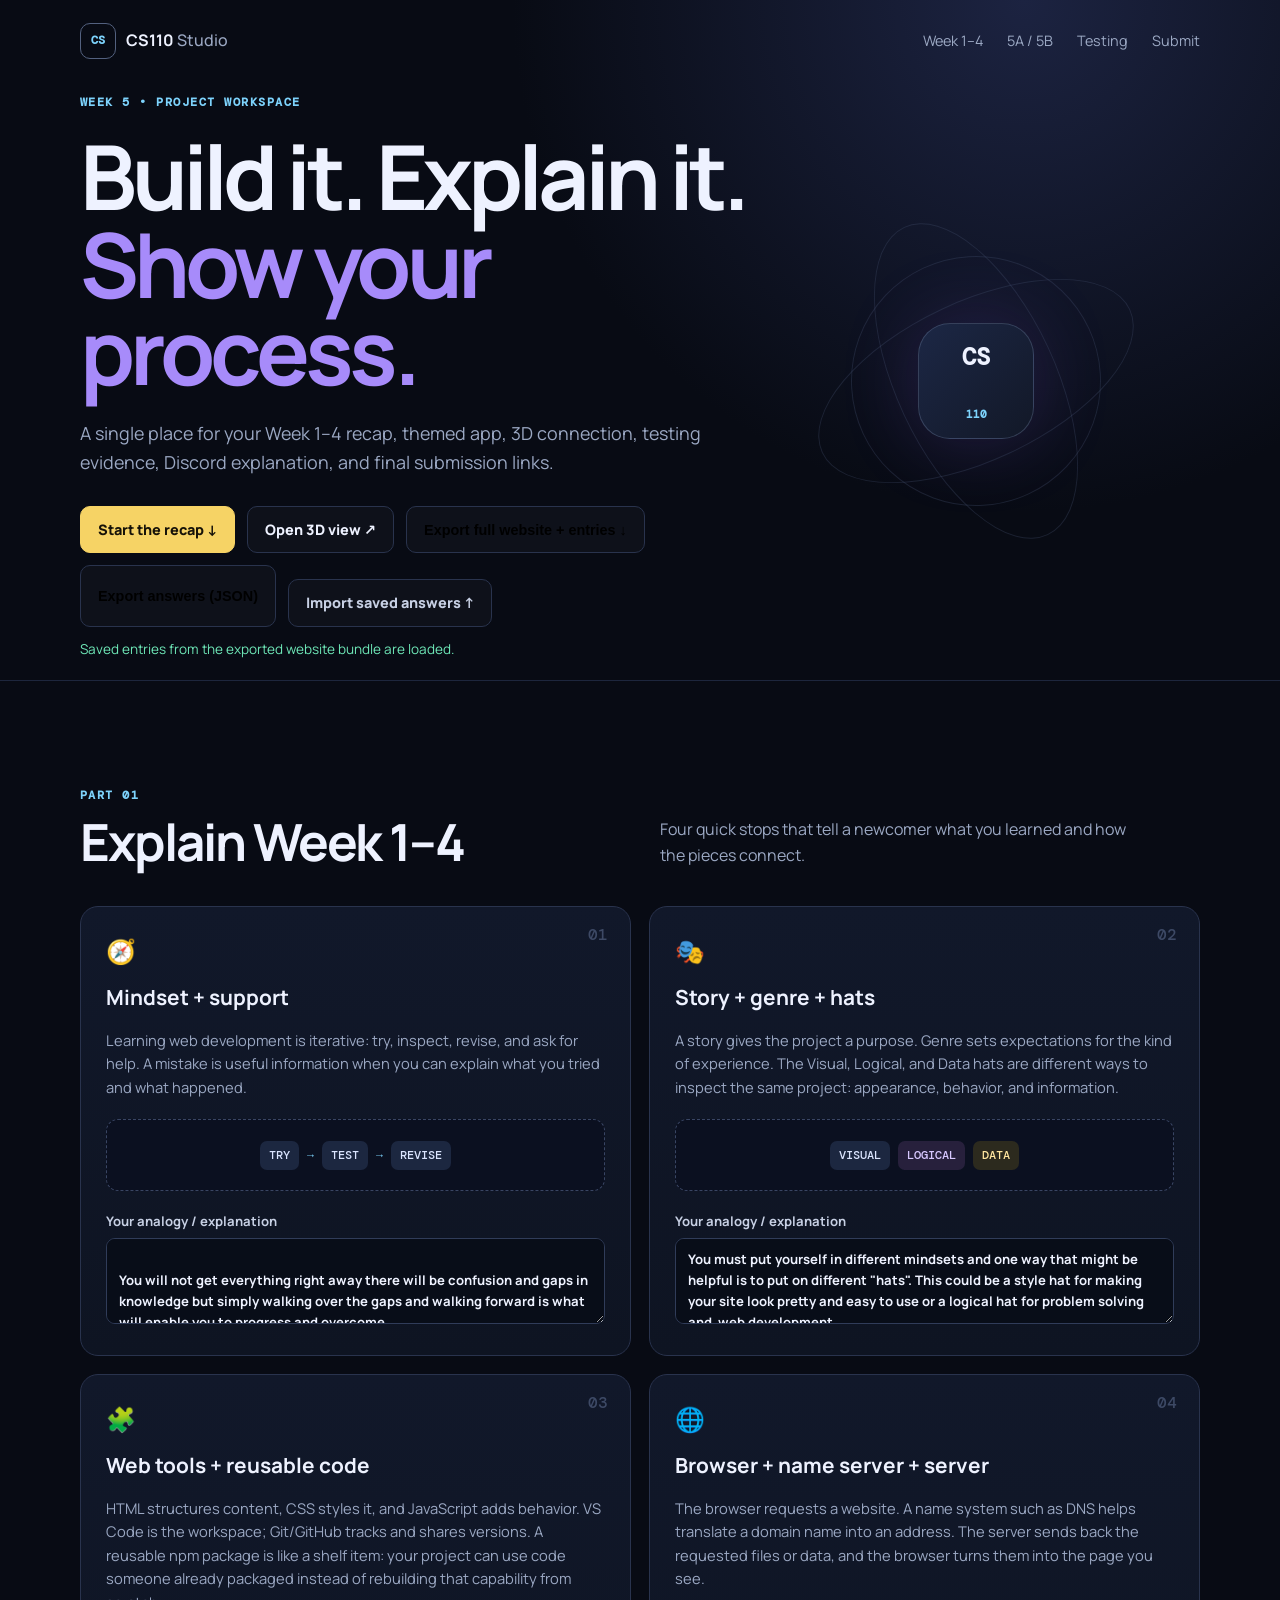
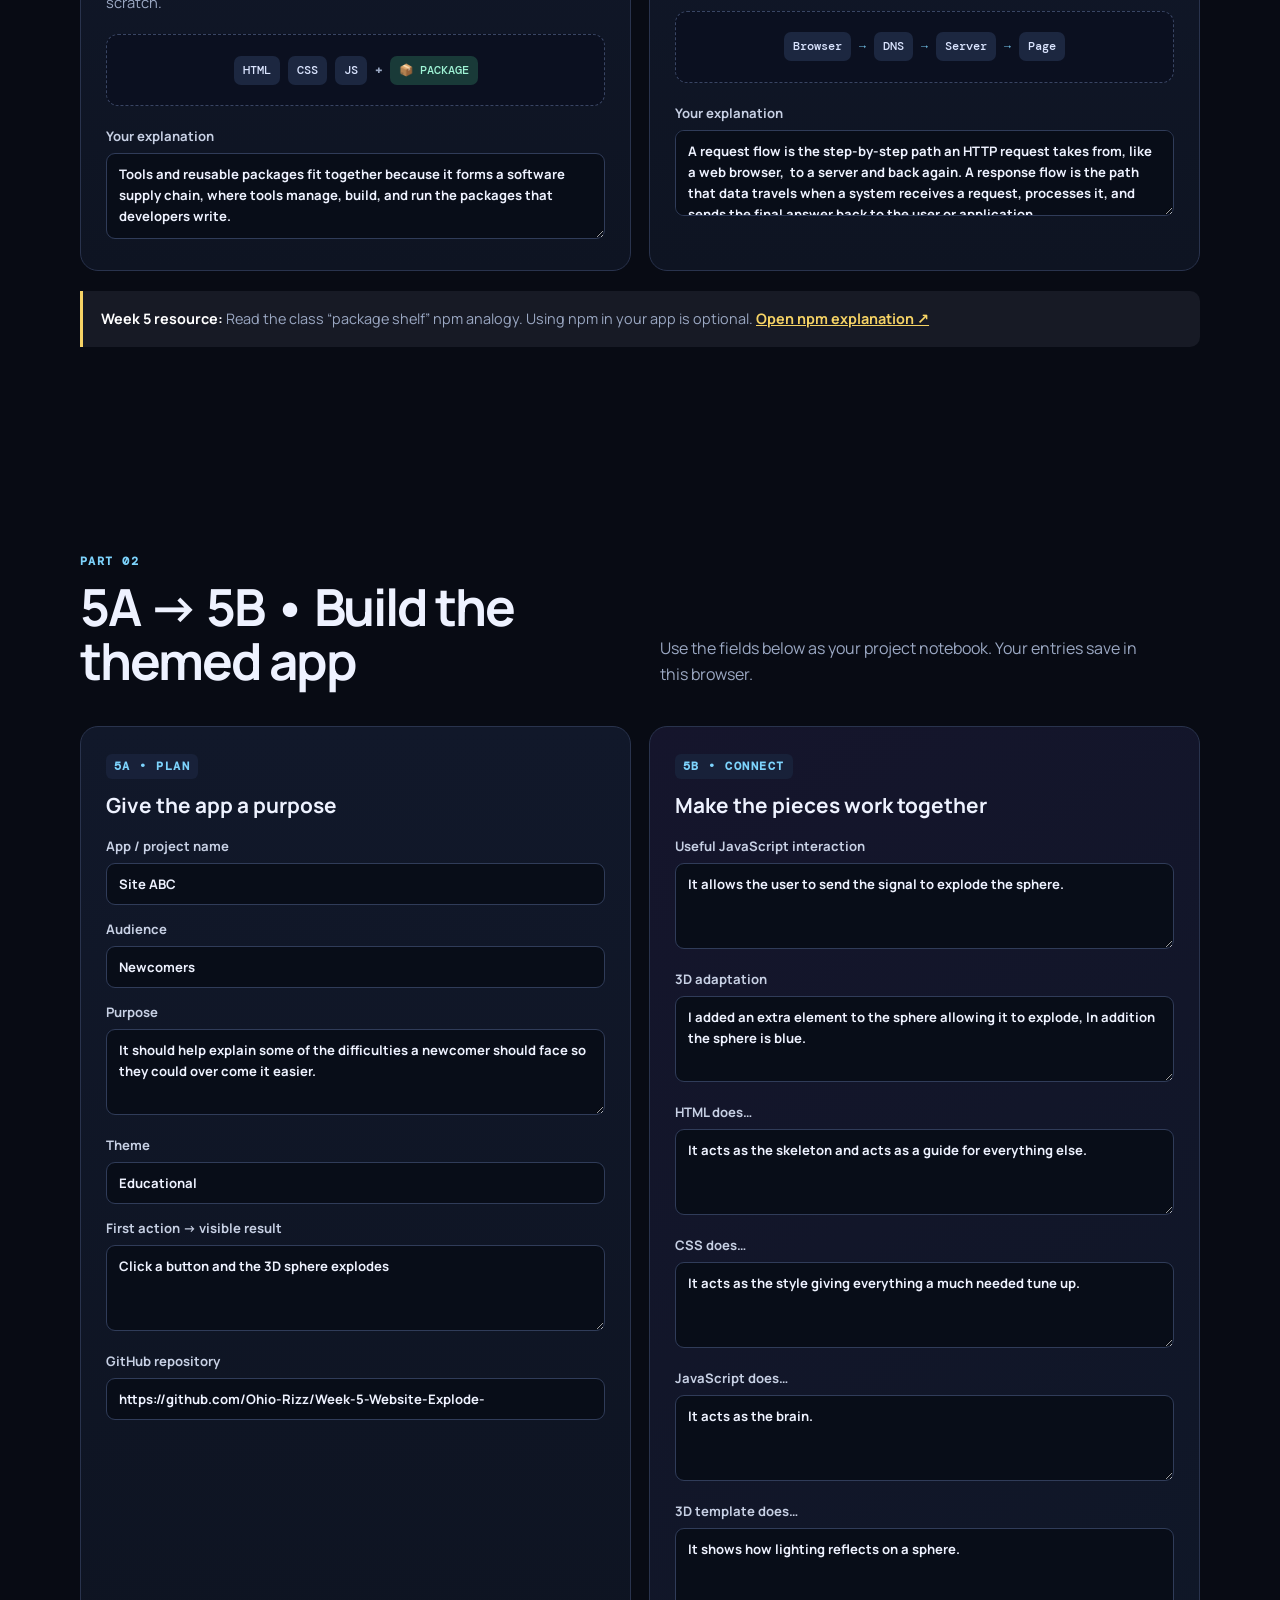
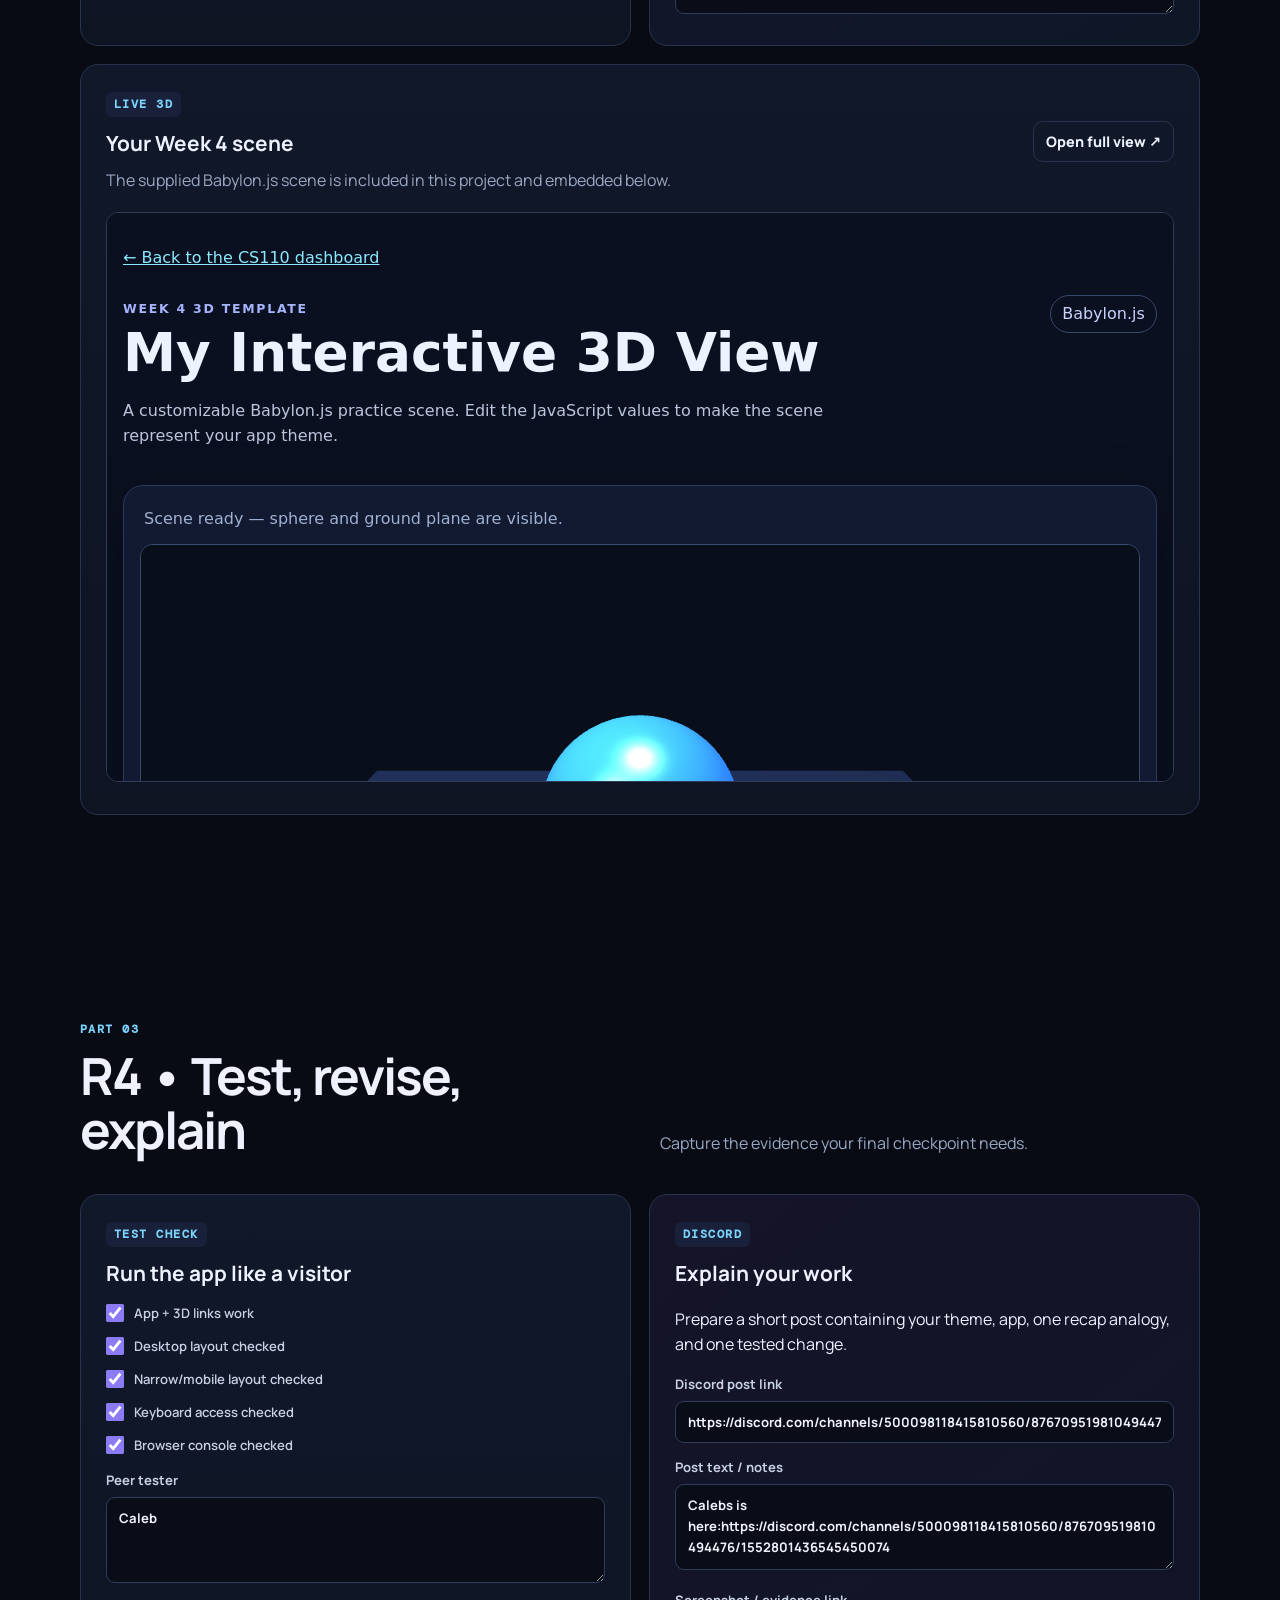
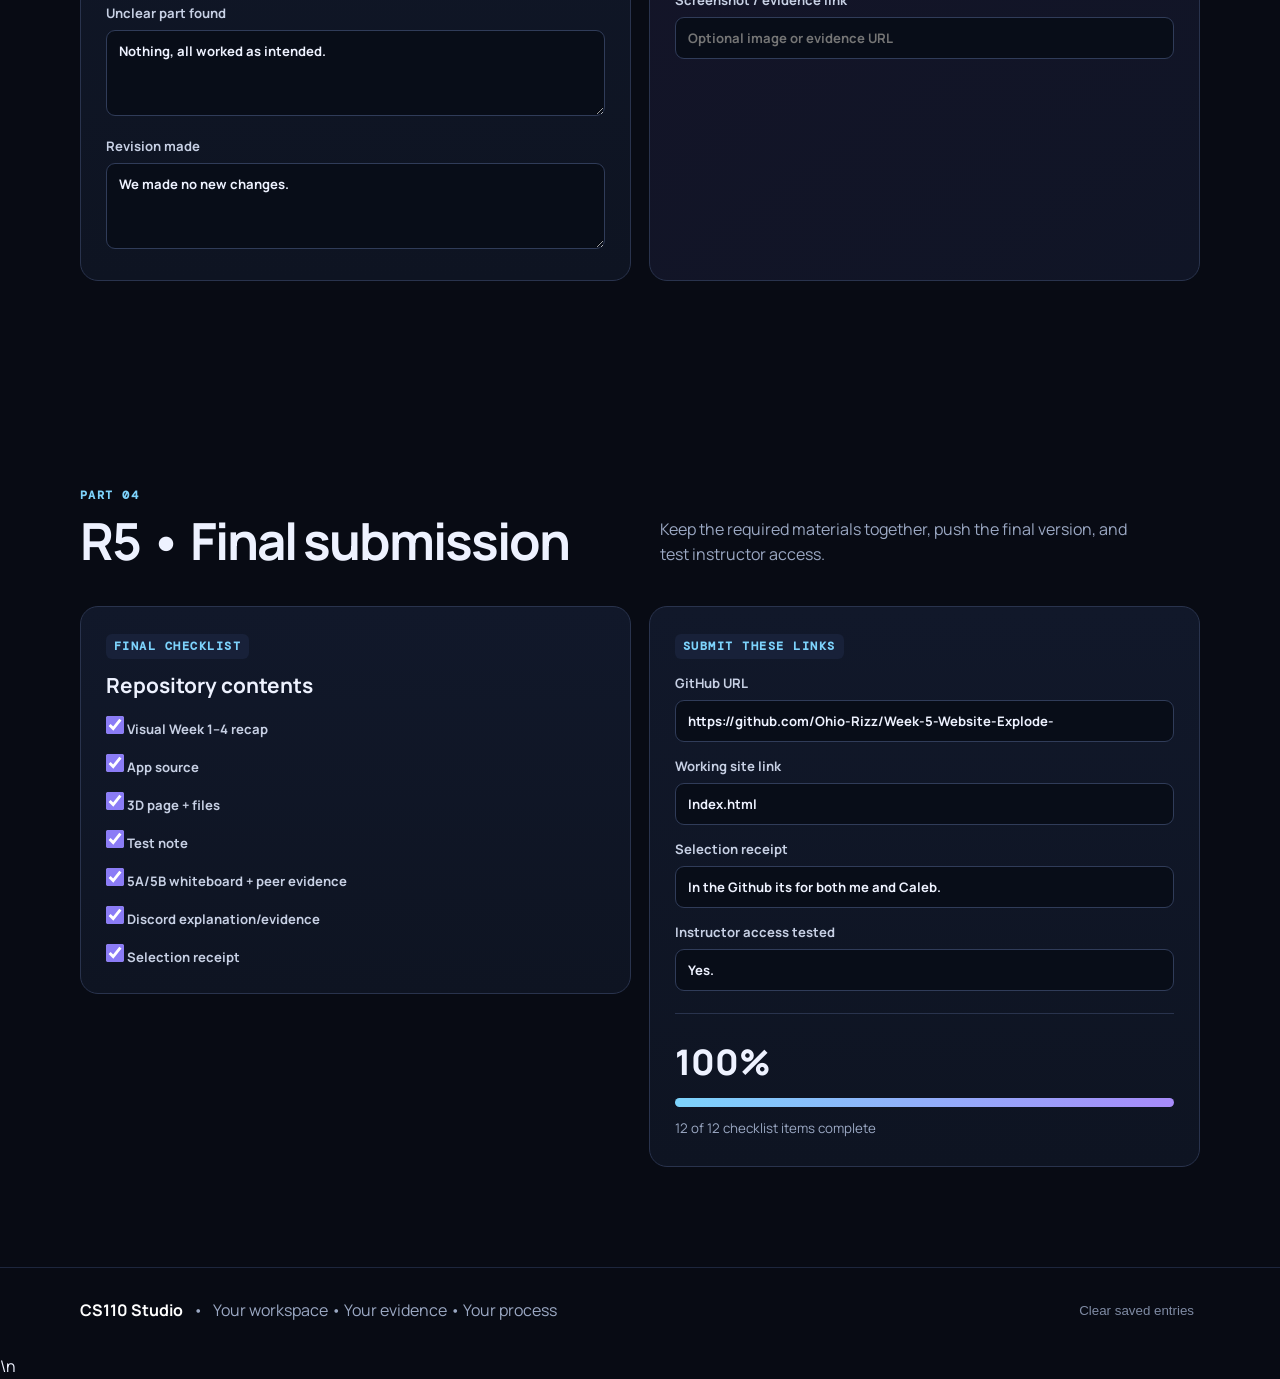
<file: CS110_Week5_Website_With_Saved_Entries/index.html>
<!doctype html>
<html lang="en">
<head>
<meta charset="utf-8">
<meta name="viewport" content="width=device-width, initial-scale=1">
<title>CS110 • Week 5 Project Dashboard</title>
<link rel="stylesheet" href="styles.css">
</head>
<body>
<div class="progress-bar" id="progressBar"></div>

<header class="hero" id="top">
  <nav class="nav shell" aria-label="Main navigation">
    <a class="brand" href="#top"><span class="brand-mark">CS</span><span>CS110 <b>Studio</b></span></a>
    <div class="nav-links">
      <a href="#recap">Week 1–4</a>
      <a href="#app">5A / 5B</a>
      <a href="#testing">Testing</a>
      <a href="#submit">Submit</a>
    </div>
  </nav>
  <div class="shell hero-grid">
    <div>
      <span class="eyebrow">WEEK 5 • PROJECT WORKSPACE</span>
      <h1>Build it. Explain it.<br><em>Show your process.</em></h1>
      <p class="hero-copy">A single place for your Week 1–4 recap, themed app, 3D connection, testing evidence, Discord explanation, and final submission links.</p>
      <div class="hero-actions">
        <a class="btn primary" href="#recap">Start the recap ↓</a>
        <a class="btn ghost" href="week4/3d.html" target="_blank" rel="noopener">Open 3D view ↗</a>
        <button class="btn ghost" id="exportWebsite" type="button">Export full website + entries ↓</button>
        <button class="btn ghost" id="exportData" type="button">Export answers (JSON)</button>
        <label class="btn ghost import-button" for="importDataFile">Import saved answers ↑</label>
        <input id="importDataFile" type="file" accept="application/json,.json" hidden>
      </div>
      <p class="export-status" id="exportStatus" role="status" aria-live="polite"></p>
    </div>
    <div class="hero-orbit" aria-hidden="true">
      <div class="orbit o1"></div><div class="orbit o2"></div><div class="orbit o3"></div>
      <div class="orbit-core">CS<br><span>110</span></div>
    </div>
  </div>
</header>

<main>
<section class="shell section" id="recap">
  <div class="section-heading">
    <div><span class="eyebrow">PART 01</span><h2>Explain Week 1–4</h2></div>
    <p>Four quick stops that tell a newcomer what you learned and how the pieces connect.</p>
  </div>
  <div class="stops">
    <article class="stop reveal"><div class="stop-num">01</div><div class="icon">🧭</div><h3>Mindset + support</h3><p>Learning web development is iterative: try, inspect, revise, and ask for help. A mistake is useful information when you can explain what you tried and what happened.</p><div class="diagram mindset"><span>TRY</span><i>→</i><span>TEST</span><i>→</i><span>REVISE</span></div><label>Your analogy / explanation<textarea data-save="recap1" placeholder="Explain this stop in your own words…"></textarea></label></article>
    <article class="stop reveal"><div class="stop-num">02</div><div class="icon">🎭</div><h3>Story + genre + hats</h3><p>A story gives the project a purpose. Genre sets expectations for the kind of experience. The Visual, Logical, and Data hats are different ways to inspect the same project: appearance, behavior, and information.</p><div class="diagram hats"><span>VISUAL</span><span>LOGICAL</span><span>DATA</span></div><label>Your analogy / explanation<textarea data-save="recap2" placeholder="Explain the three hats or another class analogy…"></textarea></label></article>
    <article class="stop reveal"><div class="stop-num">03</div><div class="icon">🧩</div><h3>Web tools + reusable code</h3><p>HTML structures content, CSS styles it, and JavaScript adds behavior. VS Code is the workspace; Git/GitHub tracks and shares versions. A reusable npm package is like a shelf item: your project can use code someone already packaged instead of rebuilding that capability from scratch.</p><div class="diagram code-stack"><span>HTML</span><span>CSS</span><span>JS</span><b>+</b><span class="package">📦 PACKAGE</span></div><label>Your explanation<textarea data-save="recap3" placeholder="Explain how the tools or a reusable package fit together…"></textarea></label></article>
    <article class="stop reveal"><div class="stop-num">04</div><div class="icon">🌐</div><h3>Browser + name server + server</h3><p>The browser requests a website. A name system such as DNS helps translate a domain name into an address. The server sends back the requested files or data, and the browser turns them into the page you see.</p><div class="diagram network"><span>Browser</span><i>→</i><span>DNS</span><i>→</i><span>Server</span><i>→</i><span>Page</span></div><label>Your explanation<textarea data-save="recap4" placeholder="Describe the request/response flow…"></textarea></label></article>
  </div>
  <div class="resource-callout"><strong>Week 5 resource:</strong> Read the class “package shelf” npm analogy. Using npm in your app is optional. <a href="https://courses.addp2p.com/assignments/cs110/week5/resources/npm-explained.html" target="_blank" rel="noopener">Open npm explanation ↗</a></div>
</section>

<section class="shell section" id="app">
  <div class="section-heading"><div><span class="eyebrow">PART 02</span><h2>5A → 5B • Build the themed app</h2></div><p>Use the fields below as your project notebook. Your entries save in this browser.</p></div>
  <div class="app-grid">
    <article class="panel"><span class="tag">5A • PLAN</span><h3>Give the app a purpose</h3>
      <label>App / project name<input data-save="appName" placeholder="e.g. Study Sprint"></label>
      <label>Audience<input data-save="audience" placeholder="Who is this for?"></label>
      <label>Purpose<textarea data-save="purpose" placeholder="What should the app help the audience do?"></textarea></label>
      <label>Theme<input data-save="theme" placeholder="Visual or subject theme"></label>
      <label>First action → visible result<textarea data-save="whiteboard" placeholder="Example: Click Start → timer appears and begins counting."></textarea></label>
      <label>GitHub repository<input data-save="github" placeholder="https://github.com/..."></label>
    </article>
    <article class="panel accent"><span class="tag">5B • CONNECT</span><h3>Make the pieces work together</h3>
      <label>Useful JavaScript interaction<textarea data-save="interaction" placeholder="What does the user do, and what visibly changes?"></textarea></label>
      <label>3D adaptation<textarea data-save="threeDChange" placeholder="What object, label, size, or setting did you adapt?"></textarea></label>
      <label>HTML does…<textarea data-save="htmlRole" placeholder="Your explanation"></textarea></label>
      <label>CSS does…<textarea data-save="cssRole" placeholder="Your explanation"></textarea></label>
      <label>JavaScript does…<textarea data-save="jsRole" placeholder="Your explanation"></textarea></label>
      <label>3D template does…<textarea data-save="threeDRoles" placeholder="Your explanation"></textarea></label>
    </article>
  </div>
  <div class="threeD-embed panel">
    <div class="embed-head"><div><span class="tag">LIVE 3D</span><h3>Your Week 4 scene</h3><p>The supplied Babylon.js scene is included in this project and embedded below.</p></div><a class="btn small" href="week4/3d.html" target="_blank" rel="noopener">Open full view ↗</a></div>
    <iframe src="week4/3d.html" title="CS110 Week 4 interactive 3D view" loading="lazy"></iframe>
  </div>
</section>

<section class="shell section" id="testing">
  <div class="section-heading"><div><span class="eyebrow">PART 03</span><h2>R4 • Test, revise, explain</h2></div><p>Capture the evidence your final checkpoint needs.</p></div>
  <div class="check-grid">
    <article class="panel checklist">
      <span class="tag">TEST CHECK</span><h3>Run the app like a visitor</h3>
      <label class="check"><input type="checkbox" data-check="links"> App + 3D links work</label>
      <label class="check"><input type="checkbox" data-check="desktop"> Desktop layout checked</label>
      <label class="check"><input type="checkbox" data-check="narrow"> Narrow/mobile layout checked</label>
      <label class="check"><input type="checkbox" data-check="keyboard"> Keyboard access checked</label>
      <label class="check"><input type="checkbox" data-check="console"> Browser console checked</label>
      <label>Peer tester<textarea data-save="peer" placeholder="Who tested it, and what did they try?"></textarea></label>
      <label>Unclear part found<textarea data-save="unclear" placeholder="What confused your peer?"></textarea></label>
      <label>Revision made<textarea data-save="revision" placeholder="What did you change afterward?"></textarea></label>
    </article>
    <article class="panel discord">
      <span class="tag">DISCORD</span><h3>Explain your work</h3>
      <p>Prepare a short post containing your theme, app, one recap analogy, and one tested change.</p>
      <label>Discord post link<input data-save="discordLink" placeholder="Paste the link to your post"></label>
      <label>Post text / notes<textarea data-save="discordText" placeholder="Paste or draft your explanation here…"></textarea></label>
      <label>Screenshot / evidence link<input data-save="discordEvidence" placeholder="Optional image or evidence URL"></label>
    </article>
  </div>
</section>

<section class="shell section" id="submit">
  <div class="section-heading"><div><span class="eyebrow">PART 04</span><h2>R5 • Final submission</h2></div><p>Keep the required materials together, push the final version, and test instructor access.</p></div>
  <div class="submit-layout">
    <article class="panel">
      <span class="tag">FINAL CHECKLIST</span><h3>Repository contents</h3>
      <label class="check"><input type="checkbox" data-check="finalRecap"> Visual Week 1–4 recap</label>
      <label class="check"><input type="checkbox" data-check="finalApp"> App source</label>
      <label class="check"><input type="checkbox" data-check="final3d"> 3D page + files</label>
      <label class="check"><input type="checkbox" data-check="finalTest"> Test note</label>
      <label class="check"><input type="checkbox" data-check="finalEvidence"> 5A/5B whiteboard + peer evidence</label>
      <label class="check"><input type="checkbox" data-check="finalDiscord"> Discord explanation/evidence</label>
      <label class="check"><input type="checkbox" data-check="finalReceipt"> Selection receipt</label>
    </article>
    <article class="panel final-form">
      <span class="tag">SUBMIT THESE LINKS</span>
      <label>GitHub URL<input data-save="finalGithub" placeholder="https://github.com/..."></label>
      <label>Working site link<input data-save="siteLink" placeholder="https://..."></label>
      <label>Selection receipt<input data-save="receipt" placeholder="Link or location of receipt"></label>
      <label>Instructor access tested<input data-save="instructorAccess" placeholder="Yes / No + note"></label>
      <div class="completion"><span id="completionPercent">0%</span><div class="meter"><i id="meterFill"></i></div><small id="completionText">0 of 12 checklist items complete</small></div>
    </article>
  </div>
</section>
</main>

<footer class="footer"><div class="shell"><strong>CS110 Studio</strong><span>•</span><span>Your workspace • Your evidence • Your process</span><button id="clearData" class="text-btn">Clear saved entries</button></div></footer>
<script>window.CS110_BUNDLED_DATA = {"version":1,"exportedAt":"2026-09-24T23:40:32.783Z","fields":{"recap1":"\nYou will not get everything right away there will be confusion and gaps in knowledge but simply walking over the gaps and walking forward is what will enable you to progress and overcome.","recap2":"You must put yourself in different mindsets and one way that might be helpful is to put on different \"hats\". This could be a style hat for making your site look pretty and easy to use or a logical hat for problem solving and  web development.","recap3":"Tools and reusable packages fit together because it forms a software supply chain, where tools manage, build, and run the packages that developers write.","recap4":"A request flow is the step-by-step path an HTTP request takes from, like a web browser,  to a server and back again. A response flow is the path that data travels when a system receives a request, processes it, and sends the final answer back to the user or application.","appName":"Site ABC","audience":"Newcomers","purpose":"It should help explain some of the difficulties a newcomer should face so they could over come it easier.","theme":"Educational ","whiteboard":"Click a button and the 3D sphere explodes","github":"https://github.com/Ohio-Rizz/Week-5-Website-Explode-","interaction":"It allows the user to send the signal to explode the sphere.","threeDChange":"I added an extra element to the sphere allowing it to explode, In addition the sphere is blue.","htmlRole":"It acts as the skeleton and acts as a guide for everything else.","cssRole":"It acts as the style giving everything a much needed tune up.","jsRole":"It acts as the brain.","threeDRoles":"It shows how lighting reflects on a sphere.","peer":"Caleb","unclear":"Nothing, all worked as intended.","revision":"We made no new changes.","discordLink":"https://discord.com/channels/500098118415810560/876709519810494476/1552818579202908251","discordText":"Calebs is here:https://discord.com/channels/500098118415810560/876709519810494476/1552801436545450074","discordEvidence":"","finalGithub":"https://github.com/Ohio-Rizz/Week-5-Website-Explode-","siteLink":"Index.html","receipt":"In the Github its for both me and Caleb.","instructorAccess":"Yes."},"checks":{"links":true,"desktop":true,"narrow":true,"keyboard":true,"console":true,"finalRecap":true,"finalApp":true,"final3d":true,"finalTest":true,"finalEvidence":true,"finalDiscord":true,"finalReceipt":true}};</script>\n<script src="script.js"></script>
</body>
</html>
</file>
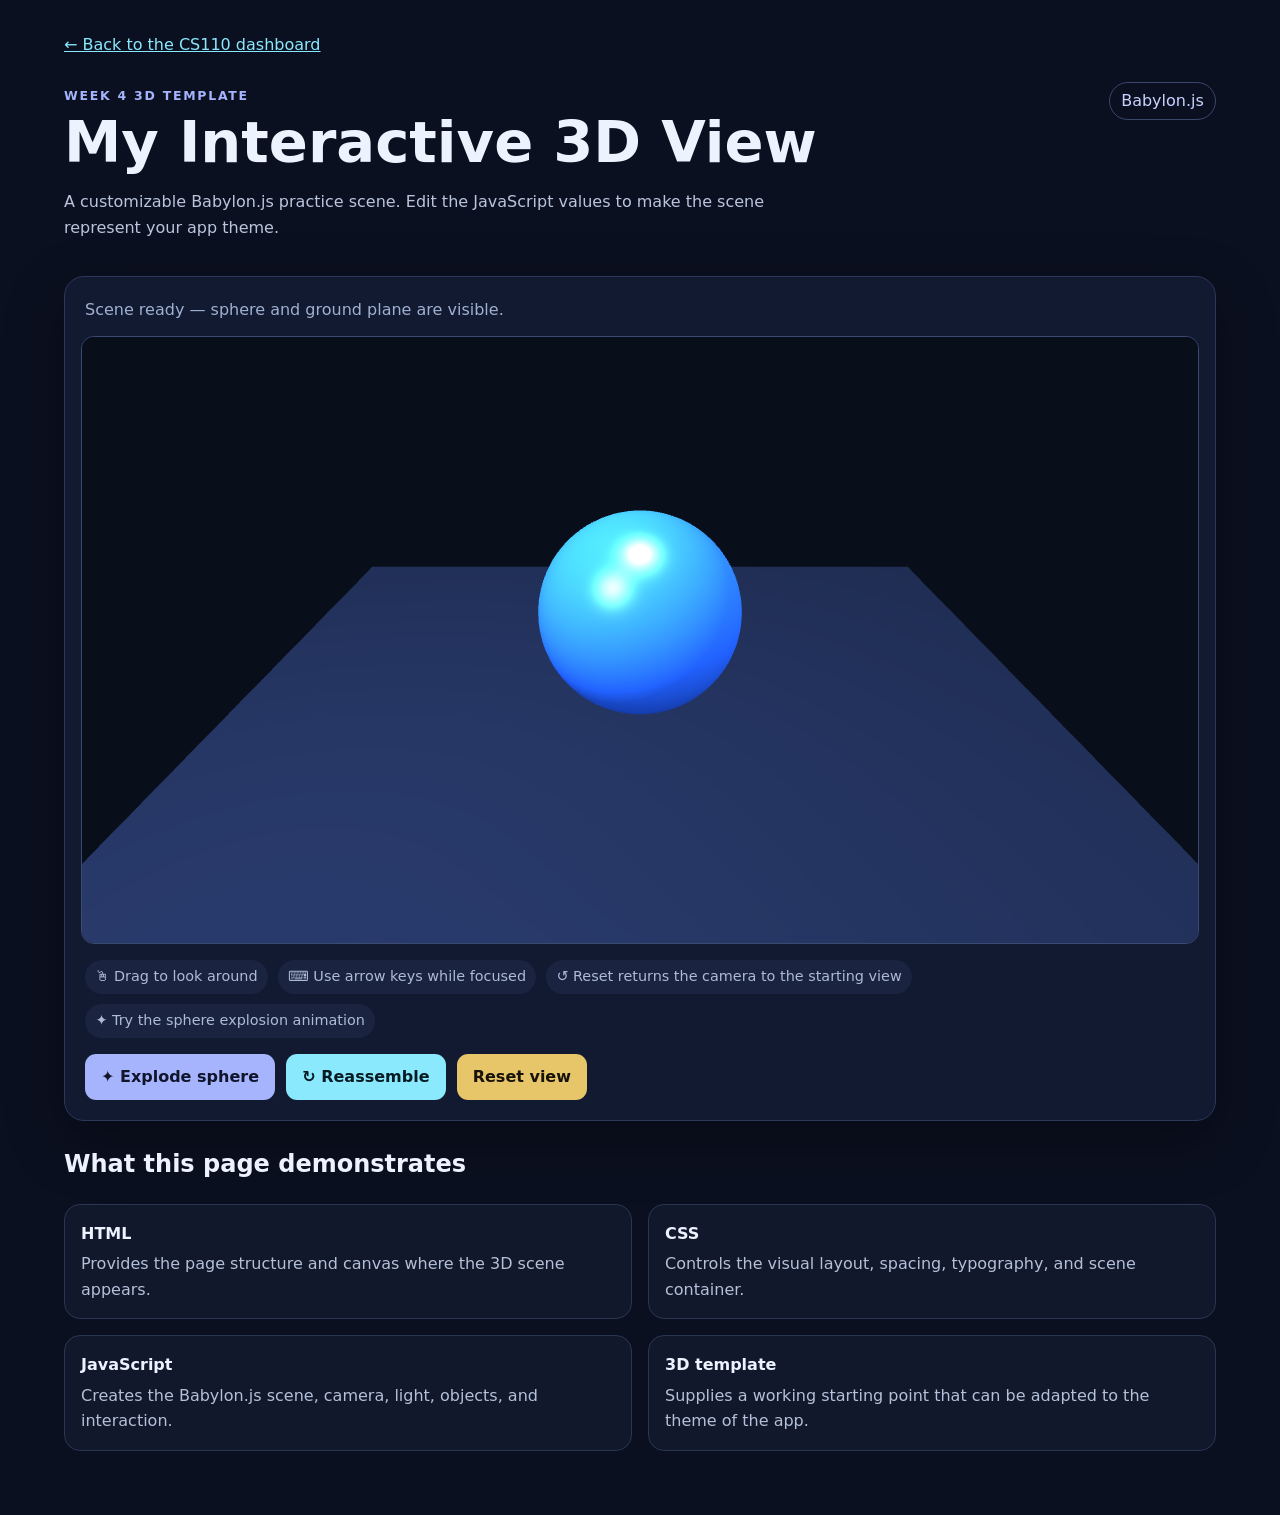
<file: CS110_Week5_Website_With_Saved_Entries/week4/3d.html>
<!doctype html>
<html lang="en">
<head>
  <meta charset="utf-8">
  <meta name="viewport" content="width=device-width, initial-scale=1">
  <title>CS110 • Interactive 3D View</title>
  <link rel="stylesheet" href="css/styles.css">
</head>
<body>
  <main>
    <a class="back-link" href="../index.html">← Back to the CS110 dashboard</a>
    <header class="scene-header">
      <div>
        <span class="eyebrow">WEEK 4 3D TEMPLATE</span>
        <h1>My Interactive 3D View</h1>
        <p id="scene-description">A customizable Babylon.js practice scene. Edit the JavaScript values to make the scene represent your app theme.</p>
      </div>
      <span class="scene-badge">Babylon.js</span>
    </header>

    <section class="scene-card" aria-label="Interactive 3D scene">
      <p id="scene-status" role="status">Loading the scene…</p>
      <canvas id="renderCanvas" tabindex="0"
        aria-label="Interactive 3D practice scene"
        aria-describedby="scene-description scene-controls">
        The practice scene contains a sphere and a ground plane.
      </canvas>
      <div class="scene-controls" id="scene-controls">
        <span>🖱 Drag to look around</span>
        <span>⌨ Use arrow keys while focused</span>
        <span>↺ Reset returns the camera to the starting view</span><span>✦ Try the sphere explosion animation</span>
      </div>
      <div class="action-row"><button id="explode-sphere" type="button" disabled>✦ Explode sphere</button><button id="reassemble-sphere" type="button" disabled>↻ Reassemble</button><button id="reset-view" type="button" disabled>Reset view</button></div>
    </section>

    <section class="scene-notes">
      <h2>What this page demonstrates</h2>
      <div class="mini-grid">
        <div><strong>HTML</strong><p>Provides the page structure and canvas where the 3D scene appears.</p></div>
        <div><strong>CSS</strong><p>Controls the visual layout, spacing, typography, and scene container.</p></div>
        <div><strong>JavaScript</strong><p>Creates the Babylon.js scene, camera, light, objects, and interaction.</p></div>
        <div><strong>3D template</strong><p>Supplies a working starting point that can be adapted to the theme of the app.</p></div>
      </div>
    </section>

    <noscript><p>JavaScript is disabled. Enable it to run the 3D scene.</p></noscript>
  </main>
  <script src="vendor/babylon.js"></script>
  <script src="js/app.js"></script>
</body>
</html>
</file>
<file: CS110_Week5_Website_With_Saved_Entries/styles.css>
@import url('https://fonts.googleapis.com/css2?family=DM+Mono:wght@400;500&family=Manrope:wght@400;500;600;700;800&display=swap');
:root{--bg:#080b14;--surface:#101626;--surface2:#151d31;--line:#29334d;--text:#eef2ff;--muted:#9ba8c3;--blue:#7dd3fc;--violet:#a78bfa;--yellow:#f6d365;--green:#6ee7b7}
*{box-sizing:border-box}html{scroll-behavior:smooth}body{margin:0;background:radial-gradient(circle at 80% 0%,#1c2341 0,#080b14 32rem);color:var(--text);font-family:Manrope,system-ui,sans-serif;line-height:1.6}a{color:inherit}.shell{width:min(1120px,calc(100% - 40px));margin:auto}.progress-bar{position:fixed;z-index:100;top:0;left:0;width:0;height:3px;background:linear-gradient(90deg,var(--blue),var(--violet),var(--yellow))}
.hero{min-height:680px;border-bottom:1px solid #1d263d;overflow:hidden}.nav{height:82px;display:flex;align-items:center;justify-content:space-between}.brand{display:flex;align-items:center;gap:10px;text-decoration:none;font-weight:700}.brand b{color:var(--muted);font-weight:500}.brand-mark{display:grid;place-items:center;width:36px;height:36px;border:1px solid #53617f;border-radius:10px;color:var(--blue);font-family:"DM Mono",monospace;font-size:.75rem}.nav-links{display:flex;gap:24px}.nav-links a{text-decoration:none;color:var(--muted);font-size:.9rem}.nav-links a:hover{color:white}.hero-grid{display:grid;grid-template-columns:1.2fr .8fr;align-items:center;min-height:598px}.eyebrow,.tag{font:700 .72rem "DM Mono",monospace;letter-spacing:.13em;color:var(--blue)}h1{font-size:clamp(3.1rem,7vw,6.2rem);line-height:.98;letter-spacing:-.055em;margin:18px 0 24px}h1 em{font-style:normal;color:var(--violet)}.hero-copy{max-width:650px;color:var(--muted);font-size:1.12rem}.hero-actions{display:flex;gap:12px;margin-top:30px}.btn{display:inline-flex;align-items:center;justify-content:center;padding:11px 17px;border-radius:10px;text-decoration:none;font-weight:800;font-size:.9rem;border:1px solid var(--line)}.btn.primary{background:var(--yellow);color:#161208;border-color:var(--yellow)}.btn.ghost{background:#ffffff06}.btn.small{padding:8px 12px}.hero-orbit{height:400px;position:relative;display:grid;place-items:center}.orbit{position:absolute;border:1px solid #43506e55;border-radius:50%;transform:rotate(-25deg)}.o1{width:340px;height:160px}.o2{width:250px;height:250px}.o3{width:160px;height:340px}.orbit-core{width:116px;height:116px;border-radius:32px;background:linear-gradient(135deg,#1c2745,#121827);border:1px solid #66759a66;display:grid;place-items:center;text-align:center;font:700 1.5rem "DM Mono",monospace;box-shadow:0 0 80px #8b5cf633}.orbit-core span{font-size:.7rem;color:var(--blue)}
.section{padding:100px 0}.section-heading{display:grid;grid-template-columns:1fr 1fr;gap:40px;align-items:end;margin-bottom:38px}.section-heading h2{font-size:clamp(2rem,4vw,3.5rem);letter-spacing:-.04em;line-height:1.05;margin:8px 0 0}.section-heading>p{color:var(--muted);max-width:480px;margin:0}.stops{display:grid;grid-template-columns:repeat(2,1fr);gap:18px}.stop,.panel{background:linear-gradient(180deg,#11182a,#0e1422);border:1px solid var(--line);border-radius:18px}.stop{padding:25px;position:relative;overflow:hidden;transition:transform .25s,border-color .25s}.stop:hover{transform:translateY(-5px);border-color:#53658e}.stop-num{position:absolute;right:22px;top:17px;color:#3d4965;font:500 1rem "DM Mono",monospace}.icon{font-size:1.5rem}.stop h3,.panel h3{margin:10px 0 8px;font-size:1.3rem}.stop p{color:var(--muted);font-size:.92rem}.diagram{min-height:72px;margin:20px 0;padding:13px;display:flex;align-items:center;justify-content:center;gap:8px;border:1px dashed #394563;border-radius:12px;background:#0b1020;color:#dbe5ff;font:500 .72rem "DM Mono",monospace}.diagram span{padding:7px 9px;border-radius:7px;background:#1c2740}.diagram i{font-style:normal;color:var(--blue)}.hats span:nth-child(2){background:#27203c;color:#d8c8ff}.hats span:nth-child(3){background:#2c2a1e;color:#ffe6a0}.code-stack{flex-wrap:wrap}.code-stack .package{background:#193a38;color:#9ff3d5}.code-stack b{color:var(--muted)}label{display:block;color:#c7d0e4;font-size:.82rem;font-weight:700;margin-top:14px}textarea,input{font:inherit;width:100%;margin-top:6px;border:1px solid #303c59;border-radius:9px;background:#080d18;color:var(--text);padding:10px 12px;outline:none}textarea{min-height:86px;resize:vertical}input{height:42px}textarea:focus,input:focus{border-color:#7182aa;box-shadow:0 0 0 3px #7dd3fc15}.resource-callout{margin-top:20px;padding:16px 18px;border-left:3px solid var(--yellow);background:#171a25;color:var(--muted);border-radius:0 10px 10px 0;font-size:.9rem}.resource-callout strong{color:white}.resource-callout a{color:var(--yellow);font-weight:700}
.app-grid,.check-grid,.submit-layout{display:grid;grid-template-columns:1fr 1fr;gap:18px}.panel{padding:25px}.panel.accent{background:linear-gradient(145deg,#15152c,#0f1727)}.tag{display:inline-block;padding:5px 8px;background:#182139;border-radius:6px}.threeD-embed{margin-top:18px}.embed-head{display:flex;justify-content:space-between;align-items:center;gap:15px}.embed-head p{color:var(--muted);margin:0}.threeD-embed iframe{width:100%;height:570px;border:1px solid #303c59;border-radius:12px;margin-top:18px;background:#0b1020}.checklist .check{display:flex;align-items:center;gap:10px;margin:12px 0;font-weight:600}.check input{width:18px;height:18px;margin:0;accent-color:#8b7cf6}.discord{background:linear-gradient(145deg,#151429,#101526)}.submit-layout{align-items:start}.completion{margin-top:22px;padding-top:20px;border-top:1px solid var(--line)}.completion>span{font-size:2.2rem;font-weight:800}.meter{height:9px;background:#252d42;border-radius:99px;overflow:hidden;margin:8px 0}.meter i{display:block;height:100%;width:0;background:linear-gradient(90deg,var(--blue),var(--violet));transition:width .4s}.completion small{color:var(--muted)}.footer{border-top:1px solid #1d263d;padding:30px 0;color:var(--muted)}.footer .shell{display:flex;gap:10px;align-items:center}.footer strong{color:white}.text-btn{margin-left:auto;background:none;border:0;color:#7f8ba4;cursor:pointer}.text-btn:hover{color:#fca5a5}
.reveal{animation:rise .7s both}.reveal:nth-child(2){animation-delay:.08s}.reveal:nth-child(3){animation-delay:.16s}.reveal:nth-child(4){animation-delay:.24s}@keyframes rise{from{opacity:0;transform:translateY(18px)}to{opacity:1;transform:none}}
@media(max-width:800px){.nav-links{display:none}.hero-grid,.section-heading,.app-grid,.check-grid,.submit-layout{grid-template-columns:1fr}.hero{min-height:unset}.hero-grid{padding:80px 0}.hero-orbit{height:300px}.stops{grid-template-columns:1fr}.threeD-embed iframe{height:480px}}@media(max-width:520px){.shell{width:min(100% - 24px,1120px)}.section{padding:70px 0}.hero-actions{flex-direction:column}.hero-orbit{transform:scale(.8)}.footer .shell{flex-wrap:wrap}}

.hero-actions{flex-wrap:wrap}.import-button{cursor:pointer}.export-status{min-height:1.5em;color:var(--green);font-size:.85rem;margin-top:12px}
@media(max-width:520px){.hero-actions .btn,.hero-actions .import-button{width:100%}}
</file>
<file: CS110_Week5_Website_With_Saved_Entries/week4/css/styles.css>
*{box-sizing:border-box}
:root{color-scheme:dark}
body{margin:0;background:#0b1020;color:#edf2ff;font:1rem/1.6 system-ui,-apple-system,BlinkMacSystemFont,"Segoe UI",sans-serif}
main{width:min(100% - 2rem,72rem);margin:0 auto;padding:2rem 0 4rem}
a{color:#8be9fd}
.back-link{display:inline-block;margin-bottom:1.5rem}
.scene-header{display:flex;justify-content:space-between;gap:1rem;align-items:flex-start;margin-bottom:1.25rem}
.eyebrow{font-size:.78rem;letter-spacing:.14em;color:#a5b4fc;font-weight:800}
h1{font-size:clamp(2rem,5vw,3.6rem);line-height:1.05;margin:.35rem 0 .75rem}
.scene-header p{max-width:48rem;color:#bac5dd}
.scene-badge{border:1px solid #38476b;padding:.35rem .7rem;border-radius:999px;color:#c7d2fe;white-space:nowrap}
.scene-card{background:#121a31;border:1px solid #2b3859;border-radius:1.25rem;padding:1rem;box-shadow:0 20px 60px #0005}
#scene-status{color:#9fb0d0;margin:.25rem .25rem .8rem}
#renderCanvas{display:block;width:100%;height:min(56vw,38rem);min-height:18rem;border:1px solid #3b4a70;border-radius:.8rem;touch-action:none;background:#111827}
.scene-controls{display:flex;flex-wrap:wrap;gap:.6rem;margin:1rem .25rem;color:#aebbd4;font-size:.9rem}
.scene-controls span{background:#1a2440;padding:.35rem .65rem;border-radius:999px}
button{font:inherit;padding:.65rem 1rem;border-radius:.7rem;background:#e7c66a;color:#17120a;border:0;cursor:pointer;font-weight:800}
.action-row{display:flex;flex-wrap:wrap;gap:.7rem;margin:.5rem .25rem .25rem}
#explode-sphere{background:#a5b4fc;color:#10152b}
#reassemble-sphere{background:#8be9fd;color:#071b24}
button:disabled{opacity:.5;cursor:default}
:focus-visible{outline:3px solid #f6d365;outline-offset:4px}
.scene-notes{margin-top:1.5rem}
.mini-grid{display:grid;grid-template-columns:repeat(2,1fr);gap:1rem}
.mini-grid>div{padding:1rem;border:1px solid #293653;border-radius:1rem;background:#11182c}
.mini-grid p{margin:.3rem 0 0;color:#b4c0d8}
@media(max-width:650px){main{padding-top:1.25rem}.scene-header{flex-direction:column}.mini-grid{grid-template-columns:1fr}}
</file>
